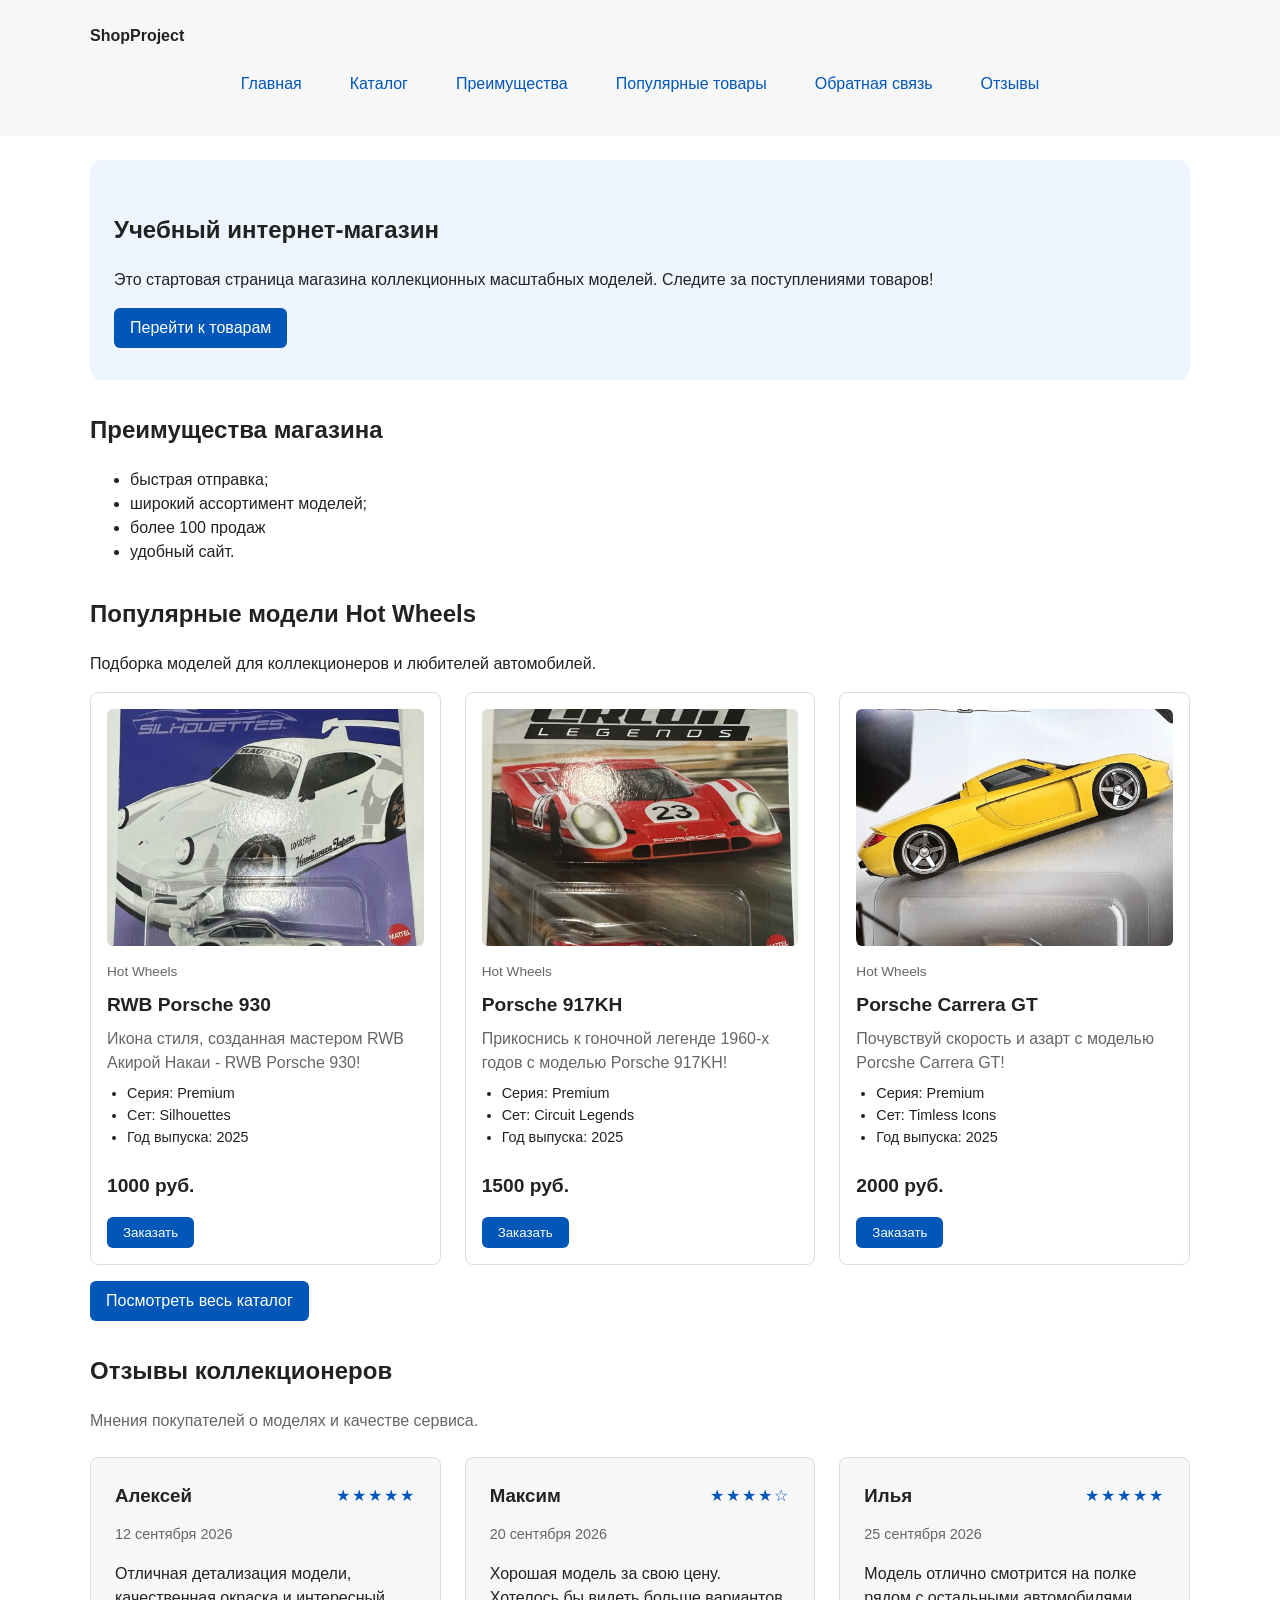
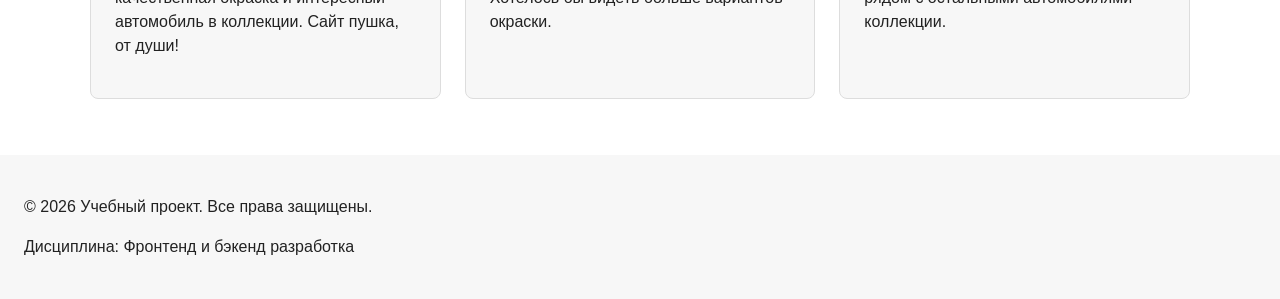
<file: index.html>
<!DOCTYPE html>
<html lang="ru">
<head>
  <meta charset="UTF-8">
  <meta name="viewport" content="width=device-width, initial-scale=1.0">
  <title>Учебный интернет-магазин</title>
  <link rel="stylesheet" href="css/style.css">
  <script src="js/main.js" defer></script>
  <meta property="og:type" content="website">
<meta property="og:title" content="Учебный интернет-магазин">
<meta property="og:description" content="Учебный frontend-проект интернет-магазина.">
<meta property="og:image" content="https://username.github.io/kr1-html-css-shop/images/preview.jpg">
</head>

<body>
  <header>
  <div class="site-header">
    <a class="site-logo" href="index.html">ShopProject</a>

<nav class="site-nav" aria-label="Основная навигация">
  <ul class="site-nav__list">
    <li><a href="index.html">Главная</a></li>
    <li><a href="catalog.html">Каталог</a></li>
    <li><a href="index.html#advantages">Преимущества</a></li>
    <li><a href="index.html#popular">Популярные товары</a></li>
    <li><a href="index.html#contacts">Обратная связь</a></li>
    <li><a href="#reviews">Отзывы</a></li>
  </ul>
</nav>
  </div>
</header>


 <main>
  <!-- Основное содержимое страницы -->
   <section class="hero">
  <h1>Учебный интернет-магазин</h1>
  <p>
    Это стартовая страница магазина коллекционных масштабных моделей.
    Следите за поступлениями товаров!
  </p>
  <a class="button" href="#popular">Перейти к товарам</a>
</section>

<section class="section" id="advantages">
  <h2>Преимущества магазина</h2>

  <ul class="advantages-list">
    <li>быстрая отправка;</li>
    <li>широкий ассортимент моделей;</li>
    <li>более 100 продаж</li>
    <li>удобный сайт.</li>
  </ul>
</section>

<section class="section" id="popular">
  <h2>Популярные модели Hot Wheels</h2>

  <p>Подборка моделей для коллекционеров и любителей автомобилей.</p>

  <div class="products-grid">
    <article class="product-card">
      <a class="product-card__image-link" href="catalog.html">
        <img
          class="product-card__image"
          src="images/product-1.webp"
          alt="Модель Hot Wheels 1"
          width="400"
          height="300"
        >
      </a>

      <p class="product-card__category">Hot Wheels</p>
      <h3 class="product-card__title">RWB Porsche 930</h3>

      <p class="product-card__description">
        Икона стиля, созданная мастером RWB Акирой Накаи - RWB Porsche 930!
      </p>

      <ul class="product-card__specs">
        <li>Серия: Premium</li>
        <li>Сет: Silhouettes</li>
        <li>Год выпуска: 2025</li>
      </ul>

      <p class="product-card__price">1000 руб.</p>
        <button class="button product-card__button" type="button" data-product="RWB Porcshe 930">
        Заказать
  </button>

    </article>

    <article class="product-card">
      <a class="product-card__image-link" href="catalog.html">
        <img
          class="product-card__image"
          src="images/product-2.webp"
          alt="Модель Hot Wheels 2"
          width="400"
          height="300"
          loading="lazy"
        >
      </a>

      <p class="product-card__category">Hot Wheels</p>
      <h3 class="product-card__title">Porsche 917KH</h3>

      <p class="product-card__description">
         Прикоснись к гоночной легенде 1960-х годов с моделью Porsche 917KH!
      </p>

      <ul class="product-card__specs">
        <li>Серия: Premium</li>
        <li>Сет: Circuit Legends</li>
        <li>Год выпуска: 2025</li>
      </ul>

      <p class="product-card__price">1500 руб.</p>

      <button class="button product-card__button" type="button" data-product="Porcshe 917KH">
        Заказать
      </button>
    </article>

    <article class="product-card">
      <a class="product-card__image-link" href="catalog.html">
        <img
          class="product-card__image"
          src="images/product-3.webp"
          alt="Модель Hot Wheels 3"
          width="400"
          height="300"
          loading="lazy"
        >
      </a>

      <p class="product-card__category">Hot Wheels</p>
      <h3 class="product-card__title">Porsche Carrera GT</h3>

      <p class="product-card__description">
        Почувствуй скорость и азарт с моделью Porcshe Carrera GT!
      </p>

      <ul class="product-card__specs">
        <li>Серия: Premium</li>
        <li>Сет: Timless Icons</li>
        <li>Год выпуска: 2025</li>
      </ul>

      <p class="product-card__price">2000 руб.</p>

      <button class="button product-card__button" type="button" data-product="Porcshe Carrera GT">
        Заказать
      </button>
    </article>
  </div>

  <p>
    <a class="button" href="catalog.html">Посмотреть весь каталог</a>
  </p>
</section>

<section class="section reviews" id="reviews">
  <h2>Отзывы коллекционеров</h2>

  <p class="reviews__intro">
    Мнения покупателей о моделях и качестве сервиса.
  </p>

  <div class="reviews__grid">
    <article class="review-card">
      <div class="review-card__header">
        <h3>Алексей</h3>
        <p class="review-card__rating"
           aria-label="Оценка: 5 из 5">
          ★★★★★
        </p>
      </div>

      <p class="review-card__date">12 сентября 2026</p>

      <p>
        Отличная детализация модели, качественная окраска
        и интересный автомобиль в коллекции. Сайт пушка, от души!
      </p>
    </article>

    <article class="review-card">
      <div class="review-card__header">
        <h3>Максим</h3>
        <p class="review-card__rating"
           aria-label="Оценка: 4 из 5">
          ★★★★☆
        </p>
      </div>

      <p class="review-card__date">20 сентября 2026</p>

      <p>
        Хорошая модель за свою цену. Хотелось бы видеть
        больше вариантов окраски.
      </p>
    </article>

    <article class="review-card">
      <div class="review-card__header">
        <h3>Илья</h3>
        <p class="review-card__rating"
           aria-label="Оценка: 5 из 5">
          ★★★★★
        </p>
      </div>

      <p class="review-card__date">25 сентября 2026</p>

      <p>
        Модель отлично смотрится на полке рядом
        с остальными автомобилями коллекции.
      </p>
    </article>
  </div>
</section>
</main>

<footer id = "contacts">
  <p>&copy; 2026 Учебный проект. Все права защищены.</p>
  <p>Дисциплина: Фронтенд и бэкенд разработка</p>
</footer>

<dialog class="order-dialog" id="order-dialog" aria-labelledby="order-dialog-title">
  <h2 id="order-dialog-title">Оформление заявки</h2>

  <form class="order-form" id="order-form" action="#" method="post" novalidate>
    <input id="selected-product" name="selected-product" type="hidden">

    <div class="form-field">
      <label for="order-name">Имя</label>
      <input
        id="order-name"
        name="name"
        type="text"
        placeholder="Введите ваше имя"
        minlength="2"
        autocomplete="given-name"
        required
      >
    </div>

    <div class="form-field">
      <label for="order-email">E-mail</label>
      <input
        id="order-email"
        name="email"
        type="email"
        placeholder="example@mail.ru"
        autocomplete="email"
        required
      >
    </div>

    <div class="form-field">
      <label for="order-phone">Телефон</label>
      <input
        id="order-phone"
        name="phone"
        type="tel"
        inputmode="tel"
        placeholder="+7 (900) 000-00-00"
        pattern="^\+7 \(\d{3}\) \d{3}-\d{2}-\d{2}$"
        required
      >
      <small>Формат: +7 (900) 000-00-00</small>
    </div>

    <div class="form-field">
      <label for="order-date">Дата связи</label>
      <input
        id="order-date"
        name="date"
        type="date"
      >
    </div>

    <div class="form-field">
      <label for="order-topic">Тема заявки</label>
      <select id="order-topic" name="topic" required>
        <option value="">Выберите тему</option>
        <option value="product">Заказ товара</option>
        <option value="consultation">Консультация</option>
        <option value="delivery">Доставка</option>
      </select>
    </div>

    <div class="form-field">
      <label for="order-comment">Комментарий</label>
      <textarea
        id="order-comment"
        name="comment"
        rows="4"
        placeholder="Укажите дополнительную информацию"
      ></textarea>
    </div>

    <div class="form-field form-field--checkbox">
      <label>
        <input
          id="order-agreement"
          name="agreement"
          type="checkbox"
          required
        >
        Я согласен на обработку данных
      </label>
    </div>

    <div class="form-actions">
      <button type="button" id="close-order-dialog">Закрыть</button>
      <button type="submit">Отправить заявку</button>
    </div>
  </form>
</dialog>

<p class="success-message" id="success-message" hidden>
  Форма успешно отправлена!
</p>


</body>
</html>
</file>
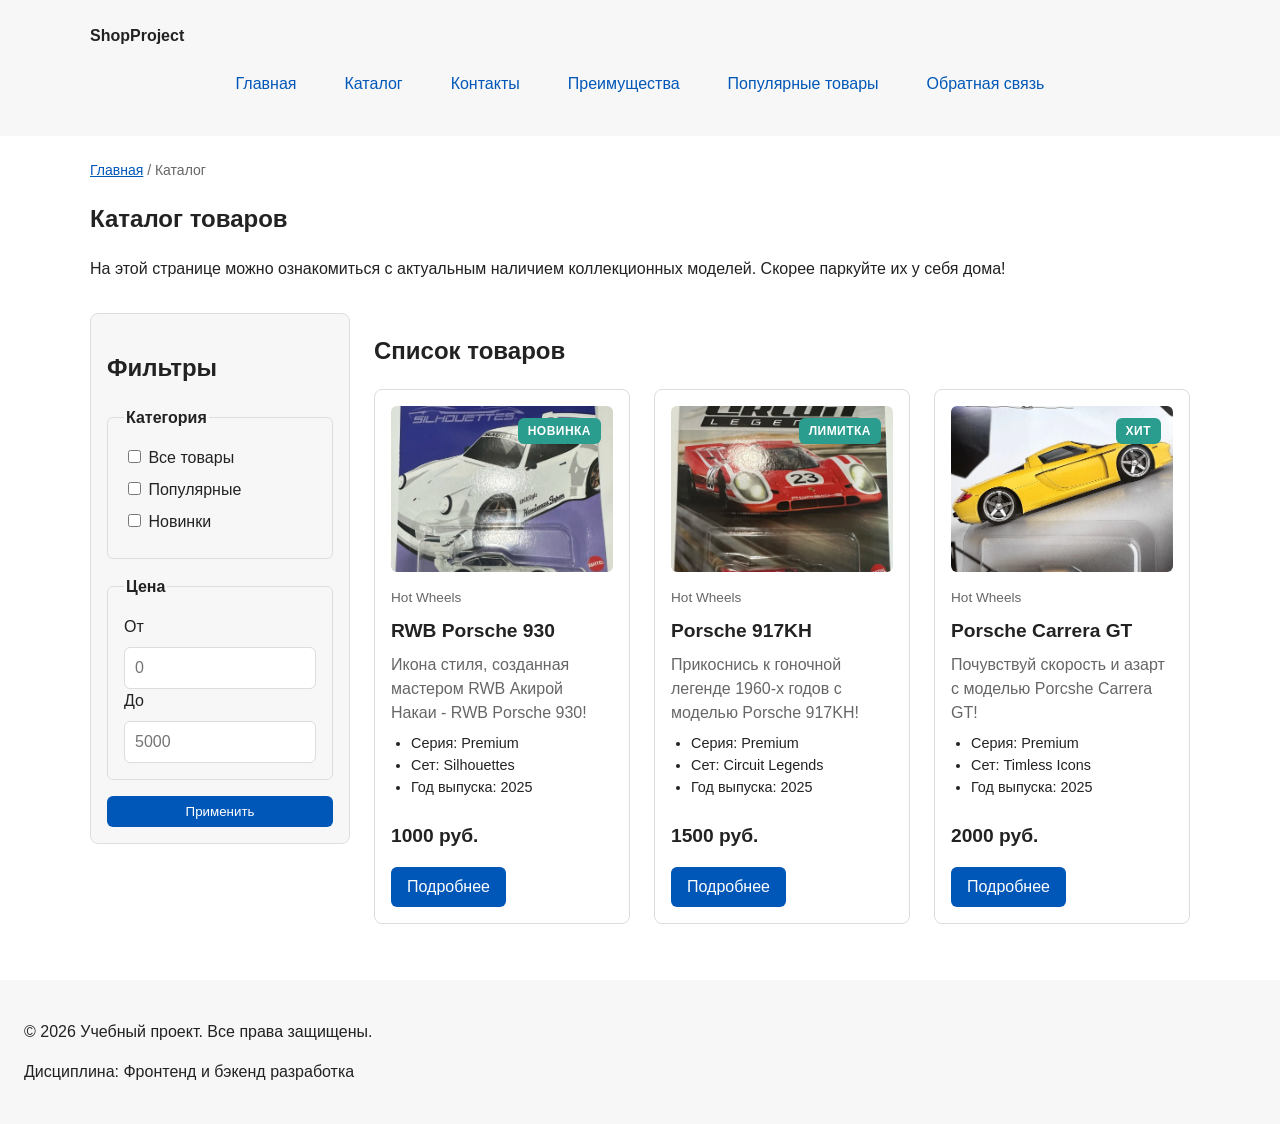
<file: catalog.html>
<!DOCTYPE html>
<html lang="ru">
<head>
  <meta charset="UTF-8">
  <meta name="viewport" content="width=device-width, initial-scale=1.0">
  <meta name="description" content="Каталог товаров учебного интернет-магазина.">
  <title>Каталог товаров — Учебный интернет-магазин</title>
  <link rel="stylesheet" href="css/style.css">
  <meta property="og:type" content="website">
<meta property="og:title" content="Учебный интернет-магазин">
<meta property="og:description" content="Учебный frontend-проект интернет-магазина.">
<meta property="og:image" content="https://username.github.io/kr1-html-css-shop/images/preview.jpg">
</head>

<body>
  <header>
    <div class="site-header">
      <a class="site-logo" href="index.html">ShopProject</a>

      <nav class="site-nav" aria-label="Основная навигация">
        <ul class="site-nav__list">
          <li><a href="index.html">Главная</a></li>
          <li><a href="catalog.html">Каталог</a></li>
          <li><a href="contacts.html">Контакты</a></li>
          <li><a href="index.html#advantages">Преимущества</a></li>
          <li><a href="index.html#popular">Популярные товары</a></li>
          <li><a href="index.html#contacts">Обратная связь</a></li>
        </ul>
      </nav>
    </div>
  </header>

  <main>
    <nav class="breadcrumbs" aria-label="Хлебные крошки">
      <a href="index.html">Главная</a>
      <span>Каталог</span>
    </nav>

    <section class="section">
      <h1>Каталог товаров</h1>
      <p>
        На этой странице можно ознакомиться с актуальным наличием коллекционных моделей.
        Скорее паркуйте их у себя дома!
      </p>
    </section>

    <section class="catalog-layout">
  <aside class="catalog-filters">
    <h2>Фильтры</h2>

    <form class="filters-form" action="#" method="get">
      <fieldset>
        <legend>Категория</legend>

        <label>
          <input type="checkbox" name="category" value="all">
          Все товары
        </label>

        <label>
          <input type="checkbox" name="category" value="popular">
          Популярные
        </label>

        <label>
          <input type="checkbox" name="category" value="new">
          Новинки
        </label>
      </fieldset>

      <fieldset>
        <legend>Цена</legend>

        <label for="price-from">От</label>
        <input id="price-from" name="price-from" type="number" min="0" placeholder="0">

        <label for="price-to">До</label>
        <input id="price-to" name="price-to" type="number" min="0" placeholder="5000">
      </fieldset>

      <button class="button" type="submit">Применить</button>
    </form>
  </aside>

  <section class="catalog-products">
    <h2>Список товаров</h2>

<div class="products-grid">
  <article class="product-card">
    <a class="product-card__image-link" href="product.html">
      <img
        class="product-card__image"
        src="images/product-1.webp"
        alt="Изображение товара 1"
        width="400"
        height="300"
      >
    <span class="product-card__badge product-card__badge--new">
        Новинка
    </span>
    </a>

    <p class="product-card__category">Hot Wheels</p>
    <h3 class="product-card__title">RWB Porsche 930</h3>

    <p class="product-card__description">
      Икона стиля, созданная мастером RWB Акирой Накаи - RWB Porsche 930!
    </p>

    <ul class="product-card__specs">
      <li>Серия: Premium</li>
      <li>Сет: Silhouettes</li>
      <li>Год выпуска: 2025</li>
    </ul>

    <p class="product-card__price">1000 руб.</p>

    <a class="button" href="product.html">Подробнее</a>
  </article>

  <article class="product-card">
    <a class="product-card__image-link" href="product.html">
      <img
        class="product-card__image"
        src="images/product-2.webp"
        alt="Изображение товара 2"
        width="400"
        height="300"
        loading="lazy"
      >
    <span class="product-card__badge product-card__badge--new">
        Лимитка
    </span>
    </a>

    <p class="product-card__category">Hot Wheels</p>
    <h3 class="product-card__title">Porsche 917KH</h3>

    <p class="product-card__description">
      Прикоснись к гоночной легенде 1960-х годов с моделью Porsche 917KH!
    </p>

    <ul class="product-card__specs">
      <li>Серия: Premium</li>
      <li>Сет: Circuit Legends</li>
      <li>Год выпуска: 2025</li>
    </ul>

    <p class="product-card__price">1500 руб.</p>

    <a class="button" href="product.html">Подробнее</a>
  </article>

  <article class="product-card">
    <a class="product-card__image-link" href="product.html">
      <img
        class="product-card__image"
        src="images/product-3.webp"
        alt="Изображение товара 3"
        width="400"
        height="300"
        loading="lazy"
      >
      
    <span class="product-card__badge product-card__badge--new">
        Хит
    </span>
    </a>

    <p class="product-card__category">Hot Wheels</p>
    <h3 class="product-card__title">Porsche Carrera GT</h3>

    <p class="product-card__description">
      Почувствуй скорость и азарт с моделью Porcshe Carrera GT!
    </p>

    <ul class="product-card__specs">
      <li>Серия: Premium</li>
      <li>Сет: Timless Icons</li>
      <li>Год выпуска: 2025</li>
    </ul>

    <p class="product-card__price">2000 руб.</p>

    <a class="button" href="product.html">Подробнее</a>
  </article>
</div>
  </section>
</section>
  </main>

  <footer>
    <p>&copy; 2026 Учебный проект. Все права защищены.</p>
    <p>Дисциплина: Фронтенд и бэкенд разработка</p>
  </footer>
</body>
</html>
</file>
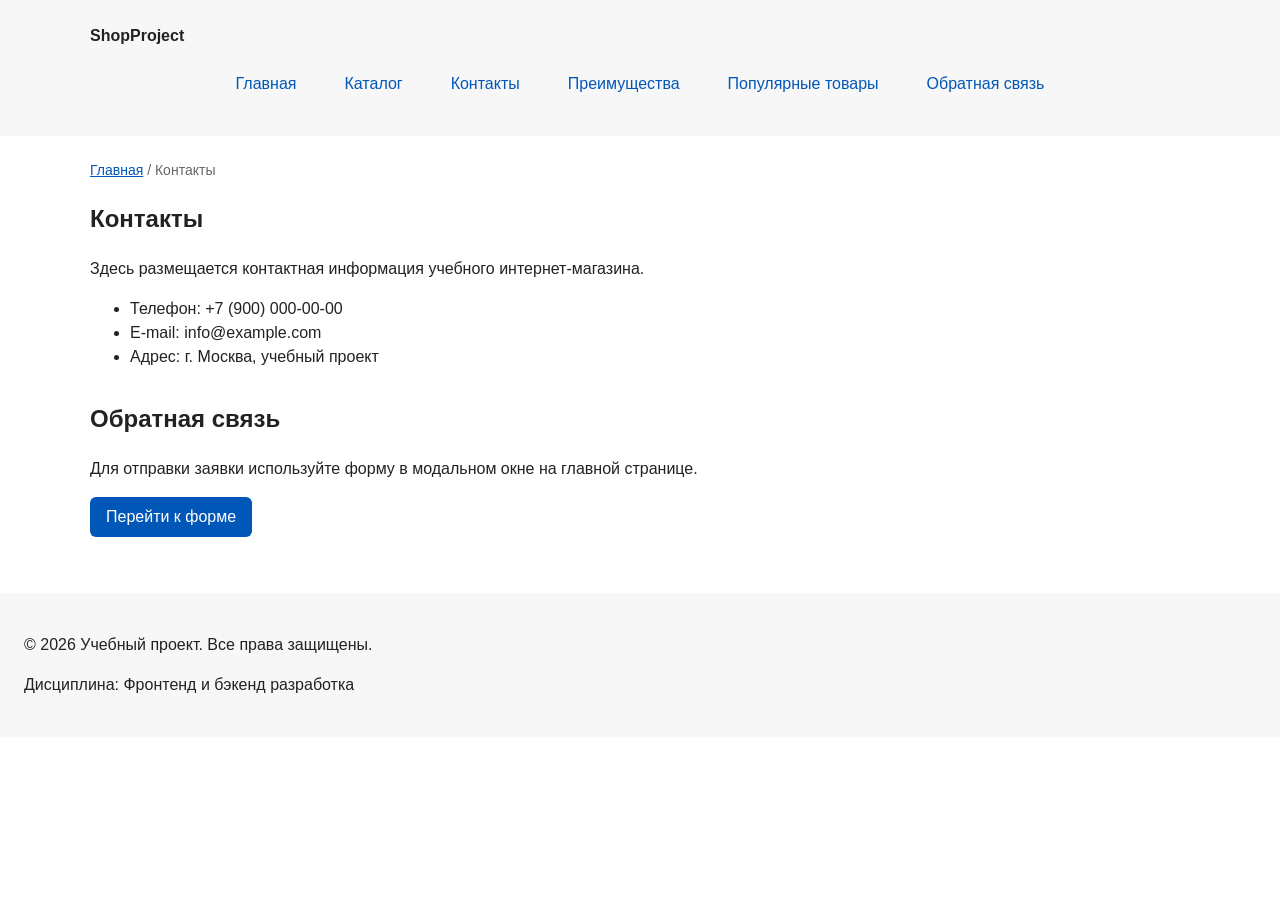
<file: contacts.html>
<!DOCTYPE html>
<html lang="ru">
<head>
  <meta charset="UTF-8">
  <meta name="viewport" content="width=device-width, initial-scale=1.0">
  <meta name="description" content="Контактная информация учебного интернет-магазина.">
  <title>Контакты — Учебный интернет-магазин</title>
  <link rel="stylesheet" href="css/style.css">
  <meta property="og:type" content="website">
<meta property="og:title" content="Учебный интернет-магазин">
<meta property="og:description" content="Учебный frontend-проект интернет-магазина.">
<meta property="og:image" content="https://username.github.io/kr1-html-css-shop/images/preview.jpg">
</head>

<body>
  <header>
    <div class="site-header">
      <a class="site-logo" href="index.html">ShopProject</a>

      <nav class="site-nav" aria-label="Основная навигация">
        <ul class="site-nav__list">
          <li><a href="index.html">Главная</a></li>
          <li><a href="catalog.html">Каталог</a></li>
          <li><a href="contacts.html">Контакты</a></li>
          <li><a href="index.html#advantages">Преимущества</a></li>
          <li><a href="index.html#popular">Популярные товары</a></li>
          <li><a href="index.html#contacts">Обратная связь</a></li>
        </ul>
      </nav>
    </div>
  </header>

  <main>
    <nav class="breadcrumbs" aria-label="Хлебные крошки">
      <a href="index.html">Главная</a>
      <span>Контакты</span>
    </nav>

    <section class="section">
      <h1>Контакты</h1>
      <p>
        Здесь размещается контактная информация учебного интернет-магазина.
      </p>

      <ul>
        <li>Телефон: +7 (900) 000-00-00</li>
        <li>E-mail: info@example.com</li>
        <li>Адрес: г. Москва, учебный проект</li>
      </ul>
    </section>

    <section class="section" id="feedback">
      <h2>Обратная связь</h2>
      <p>
        Для отправки заявки используйте форму в модальном окне на главной странице.
      </p>
      <a class="button" href="index.html#contacts">Перейти к форме</a>
    </section>
  </main>

  <footer>
    <p>&copy; 2026 Учебный проект. Все права защищены.</p>
    <p>Дисциплина: Фронтенд и бэкенд разработка</p>
  </footer>
</body>
</html>
</file>
<file: css/style.css>
/* ===============================
   1. Переменные проекта
   =============================== */

:root {
  /* Основные цвета проекта */
  --color-bg: #ffffff;
  --color-text: #222222;
  --color-muted: #666666;
  --color-primary: #0057b8;
  --color-primary-dark: #003f86;
  --color-border: #dddddd;
  --color-surface: #f7f7f7;
  --color-surface-accent: #eef5ff;
  --color-danger: #b00020;
  --color-success: #168a2f;
  --color-success-bg: #eefaf0;
  --color-white: #ffffff;

  /* Отступы */
  --space-xs: 4px;
  --space-sm: 8px;
  --space-md: 16px;
  --space-lg: 24px;
  --space-xl: 32px;

  /* Скругления */
  --radius-sm: 6px;
  --radius-md: 8px;
  --radius-lg: 12px;

  /* Размеры */
  --container-width: 1100px;
}



/* ===============================
   2. Базовые стили
   =============================== */

* {
  box-sizing: border-box;
}

/*
  Убираем стандартный внешний отступ браузера у body.
  Без этого вокруг страницы может появиться белая рамка.
*/
body {
  margin: 0;
  font-family: Arial, sans-serif;
  line-height: 1.5;
  color: var(--color-text);
  background-color: var(--color-bg);
}


/*
  Задаём внутренние отступы для основных областей страницы.
  Это делает содержимое визуально отделённым от краёв окна браузера.
*/
header,
main,
footer {
  padding: var(--space-lg);
}

/*
  Оформляем шапку страницы.
  Пока используется простой светло-серый фон.
*/
header {
  background-color: var(--color-surface);
}


/*
  Оформляем подвал страницы тем же фоном,
  чтобы визуально отделить его от основного содержимого.
*/
footer {
  background-color: var(--color-surface);
}


/*
  Ограничиваем ширину содержимого шапки,
  чтобы оно не растягивалось слишком сильно на широких экранах.
*/
.site-header {
  max-width: 1100px;
  margin: 0 auto;
}

/*
  Оформляем текстовый логотип.
*/
.site-logo {
  font-weight: bold;
  text-decoration: none;
  color: #222222;
}

/*
  Убираем стандартные отступы и маркеры списка навигации.
*/
.site-nav__list {
  display: flex;
  flex-wrap: wrap;
  justify-content: center;
  align-items: center;
  gap: var(--space-md);
  padding: 0;
  margin: var(--space-md) 0 0;
  list-style: none;
}

/*
  Добавляем расстояние между пунктами меню.
*/
.site-nav__list li {
  margin-bottom: 8px;
}

/*
  Оформляем ссылки меню.
*/
.site-nav__list a {
  display: inline-block;
  padding: var(--space-sm) var(--space-md);
  color: var(--color-primary);
  text-decoration: none;
  border-radius: var(--radius-sm);
}

/*
  При наведении мыши подчёркиваем ссылку.
  Подробно состояния интерфейса будут рассмотрены в практической работе 1.7.
*/
.site-nav__list a:hover {
  color: var(--color-white);
  background-color: var(--color-primary);
}

/* ===============================
   3. Общие элементы интерфейса
   =============================== */

a {
  color: var(--color-primary);
}

a:hover {
  color: var(--color-primary-dark);
}

a:focus-visible {
  outline: 2px solid var(--color-primary);
  outline-offset: 3px;
}


/* ===============================
   4. Компоненты страницы
   =============================== */
   
/*
  Hero-блок — первый крупный блок страницы.
  Он визуально отделяется от остальных разделов фоном и отступами.
*/
.hero {
  max-width: var(--container-width);
  margin: 0 auto var(--space-xl);
  padding: var(--space-xl) var(--space-lg);
  background-color: var(--color-surface-accent);
  border-radius: var(--radius-lg);
}

.section {
  max-width: var(--container-width);
  margin: 0 auto var(--space-xl);
}

.section h2 {
  margin-top: 0;
}


/*
  Карточка товара — самостоятельный блок.
  На следующих занятиях карточки будут доработаны и выстроены в сетку.
*/
/* Карточка товара */
.product-card {
  display: flex;
  flex-direction: column;
  gap: var(--space-sm);
  min-width: 0;
  padding: var(--space-md);
  border: 1px solid var(--color-border);
  border-radius: var(--radius-md);
  background-color: var(--color-bg);
  transition: border-color 0.2s, box-shadow 0.2s;
}

.product-card:hover {
  border-color: var(--color-primary);
  box-shadow: 0 4px 14px rgba(0, 0, 0, 0.08);
}

.product-card__image-link {
  display: block;
  overflow: hidden;
  border-radius: var(--radius-sm);
}

.product-card__image {
  display: block;
  width: 100%;
  height: auto;
  aspect-ratio: 4 / 3;
  object-fit: cover;
  transition: transform 0.25s;
}

.product-card__image-link:hover .product-card__image {
  transform: scale(1.04);
}

.product-card__category {
  margin: var(--space-sm) 0 0;
  color: var(--color-muted);
  font-size: 0.85rem;
}

.product-card__title {
  margin: 0;
  font-size: 1.2rem;
}

.product-card__description {
  margin: 0;
  color: var(--color-muted);
}

.product-card__specs {
  margin: 0;
  padding-left: 20px;
  font-size: 0.9rem;
}

.product-card__price {
  margin: auto 0 0;
  padding-top: var(--space-md);
  font-size: 1.2rem;
  font-weight: 700;
}

.product-card .button {
  align-self: flex-start;
  margin-top: var(--space-sm);
}


/*
  Пока это обычная ссылка, но визуально она оформляется как кнопка.
*/
.button {
  display: inline-block;
  padding: var(--space-sm) var(--space-md);
  color: var(--color-white);
  background-color: var(--color-primary);
  text-decoration: none;
  border: none;
  border-radius: var(--radius-sm);
  cursor: pointer;
}

.button:hover {
  background-color: var(--color-primary-dark);
}

.button:focus-visible {
  outline: 2px solid var(--color-primary);
  outline-offset: 3px;
}

.button:disabled {
  opacity: 0.6;
  cursor: not-allowed;
}


/* ===============================
   5. Форма и модальное окно
   =============================== */

/*
  Модальное окно.
  Элемент dialog сам умеет открываться поверх страницы.
*/
.order-dialog {
  width: min(100% - 32px, 560px);
  padding: 24px;
  border: none;
  border-radius: 12px;
}

/*
  Затемнение фона за модальным окном.
*/
.order-dialog::backdrop {
  background-color: rgba(0, 0, 0, 0.5);
}

/*
  Поле формы.
  Каждый блок получает нижний отступ.
*/
.form-field {
  margin-bottom: 16px;
}

/*
  Подпись поля.
*/
.form-field label {
  display: block;
  margin-bottom: 6px;
}

/*
  Основные поля формы.
*/
.form-field input,
.form-field select,
.form-field textarea {
  width: 100%;
  padding: 10px 12px;
  border: 1px solid #cccccc;
  border-radius: 6px;
  font: inherit;
}

/*
  Checkbox не должен занимать всю ширину.
*/
.form-field input[type="checkbox"] {
  width: auto;
}

/*
  Подсказка под полем телефона.
*/
.form-field small {
  display: block;
  margin-top: 4px;
  color: #666666;
}

/*
  Видимый фокус для клавиатурной навигации.
*/
.form-field input:focus-visible,
.form-field select:focus-visible,
.form-field textarea:focus-visible,
.form-actions button:focus-visible {
  outline: 2px solid #0057b8;
  outline-offset: 2px;
}

/*
  Подсветка ошибочных полей.
  Атрибут aria-invalid будет добавляться через JavaScript.
*/
[aria-invalid="true"] {
  border-color: #b00020;
}

/*
  Кнопки формы.
*/
.form-actions {
  display: flex;
  gap: 12px;
  margin-top: 20px;
}

/*
  Сообщение об успешной отправке.
*/
.success-message {
  max-width: 1100px;
  margin: 24px auto;
  padding: 16px;
  border-left: 4px solid #168a2f;
  background-color: #eefaf0;
}


/*
  Стили для хлебных крошек
*/

.breadcrumbs {
  max-width: var(--container-width);
  margin: 0 auto var(--space-md);
  font-size: 14px;
  color: var(--color-muted);
}

.breadcrumbs a {
  color: var(--color-primary);
}

.breadcrumbs span::before {
  content: " / ";
  color: var(--color-muted);
}

html {
  scroll-behavior: smooth;
}

:target {
  outline: 2px dashed var(--color-primary);
  outline-offset: 4px;
}

.products-grid {
  display: grid;
  grid-template-columns: repeat(3, 1fr);
  gap: var(--space-lg);
}

.catalog-layout {
  max-width: var(--container-width);
  margin: 0 auto var(--space-xl);
  display: grid;
  grid-template-columns: 260px 1fr;
  grid-template-areas: "filters products";
  gap: var(--space-lg);
}

.catalog-filters {
  grid-area: filters;
  position: sticky;
  top: var(--space-md);
  align-self: start;
  padding: var(--space-md);
  border: 1px solid var(--color-border);
  border-radius: var(--radius-md);
  background-color: var(--color-surface);
}

.catalog-products {
  grid-area: products;
}

.filters-form {
  display: grid;
  gap: var(--space-md);
}

.filters-form fieldset {
  margin: 0;
  padding: var(--space-md);
  border: 1px solid var(--color-border);
  border-radius: var(--radius-sm);
}

.filters-form legend {
  font-weight: 700;
}

.filters-form label {
  display: block;
  margin-bottom: var(--space-sm);
}

.filters-form input[type="number"] {
  width: 100%;
  padding: 8px 10px;
  border: 1px solid var(--color-border);
  border-radius: var(--radius-sm);
  font: inherit;
}

@media (max-width: 900px) {
  .catalog-layout {
    grid-template-columns: 220px minmax(0, 1fr);
  }

  .products-grid {
    grid-template-columns: repeat(2, minmax(0, 1fr));
  }
}

@media (max-width: 600px) {
  .catalog-layout {
    grid-template-columns: minmax(0, 1fr);
  }

  .catalog-filters {
    position: static;
  }

  .products-grid {
    grid-template-columns: minmax(0, 1fr);
  }

  header,
  main,
  footer {
    padding: var(--space-md);
  }
}

/* Блок отзывов на главной странице */

.reviews__intro {
  color: var(--color-muted);
  margin-bottom: var(--space-lg);
}

.reviews__grid {
  display: grid;
  grid-template-columns: repeat(3, minmax(0, 1fr));
  gap: var(--space-lg);
}

.review-card {
  padding: var(--space-lg);
  border: 1px solid var(--color-border);
  border-radius: var(--radius-md);
  background-color: var(--color-surface);
  transition: border-color 0.2s, box-shadow 0.2s;
}

.review-card:hover {
  border-color: var(--color-primary);
  box-shadow: 0 4px 14px rgba(0, 0, 0, 0.06);
}

.review-card__header {
  display: flex;
  flex-wrap: wrap;
  justify-content: space-between;
  align-items: center;
  gap: var(--space-sm);
}

.review-card__header h3 {
  margin: 0;
}

.review-card__rating {
  margin: 0;
  color: var(--color-primary);
  letter-spacing: 2px;
}

.review-card__date {
  color: var(--color-muted);
  font-size: 0.9rem;
}

/* Адаптивность */

@media (max-width: 900px) {
  .reviews__grid {
    grid-template-columns: repeat(2, minmax(0, 1fr));
  }
}

@media (max-width: 600px) {
  .reviews__grid {
    grid-template-columns: minmax(0, 1fr);
  }
}

/* Бейджи на изображениях товаров */
.product-card__image-link {
    position: relative;
    display: block;
    overflow: hidden;
}

.product-card__badge {
    position: absolute;
    top: 12px;
    right: 12px;
    z-index: 1;

    padding: 6px 10px;
    border-radius: 6px;

    color: #fff;
    font-size: 0.75rem;
    font-weight: 700;
    line-height: 1.2;
    text-transform: uppercase;
    letter-spacing: 0.04em;
}

/* Хит продаж */
.product-card__badge--hit {
    background-color: #e63946;
}

/* Новинка */
.product-card__badge--new {
    background-color: #2a9d8f;
}

/* Лимитированная серия */
.product-card__badge--limited {
    background-color: #6c5ce7;
}
</file>
